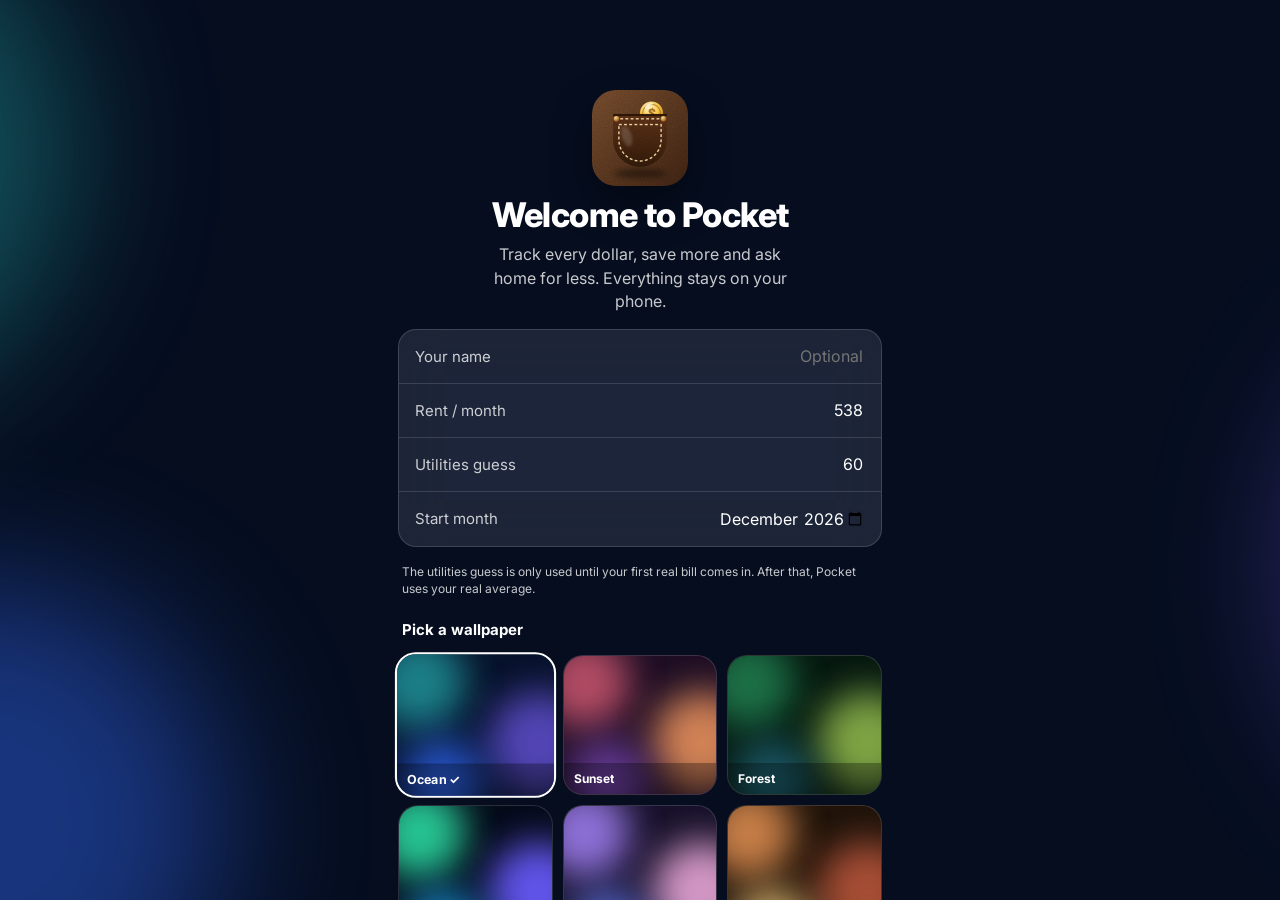
<file: index.html>
<!doctype html>
<html lang="en">
<head>
<meta charset="utf-8">
<meta name="viewport" content="width=device-width, initial-scale=1, viewport-fit=cover, maximum-scale=1">
<title>Pocket</title>
<meta name="description" content="Pocket — your personal money tracker">
<meta name="theme-color" content="#0B0B12">
<meta name="apple-mobile-web-app-capable" content="yes">
<meta name="mobile-web-app-capable" content="yes">
<meta name="apple-mobile-web-app-status-bar-style" content="black-translucent">
<meta name="apple-mobile-web-app-title" content="Pocket">
<link rel="manifest" href="manifest.webmanifest">
<link rel="icon" type="image/png" href="icon-192.png">
<link rel="apple-touch-icon" href="apple-touch-icon.png">
<link rel="preconnect" href="https://fonts.googleapis.com">
<link rel="preconnect" href="https://fonts.gstatic.com" crossorigin>
<link rel="stylesheet" href="https://fonts.googleapis.com/css2?family=Inter:wght@400;500;600;700;800&display=swap">
<link rel="stylesheet" href="style.css">
</head>
<body>
<div id="wall" class="wall" aria-hidden="true">
  <div class="blob b1"></div>
  <div class="blob b2"></div>
  <div class="blob b3"></div>
  <div class="tint"></div>
</div>
<main id="app" class="app"></main>
<nav id="nav" class="nav glass" aria-label="Main"></nav>
<div id="sheet-root"></div>
<div id="toast" class="toast" role="status" aria-live="polite"></div>
<canvas id="confetti" class="confetti" aria-hidden="true"></canvas>
<script src="app.js"></script>
</body>
</html>
</file>
<file: style.css>
:root{
  --text:#FFFFFF;
  --muted:rgba(255,255,255,0.78);
  --faint:rgba(255,255,255,0.55);
  --glass:rgba(255,255,255,0.10);
  --glass-strong:rgba(255,255,255,0.16);
  --line:rgba(255,255,255,0.13);
  --border:rgba(255,255,255,0.15);
  --btn:#FFFFFF;
  --btn-text:#000000;
  --overlay:rgba(0,0,0,0.28);
  --sheet:rgba(18,18,26,0.82);
  --base:#07122B;
  --a:#1E8C93; --b:#5B4BC4; --c:#2A5BD7;
  --safe-b:env(safe-area-inset-bottom,0px);
  --safe-t:env(safe-area-inset-top,0px);
  --gap:0px;
}
x-unused{
}
body.light{
  --text:#14121C;
  --muted:rgba(20,18,28,0.72);
  --faint:rgba(20,18,28,0.5);
  --glass:rgba(255,255,255,0.55);
  --glass-strong:rgba(255,255,255,0.75);
  --line:rgba(20,18,28,0.1);
  --border:rgba(255,255,255,0.7);
  --btn:#14121C;
  --btn-text:#FFFFFF;
  --overlay:rgba(255,255,255,0.55);
  --sheet:rgba(250,248,252,0.9);
}
*{box-sizing:border-box;-webkit-tap-highlight-color:transparent}
html,body{margin:0;height:100%;overflow:hidden}
html,body{height:var(--appH,100vh);height:var(--appH,100dvh)}
body{position:relative}
html{background:var(--base);transition:background-color 1.2s ease}
svg{width:20px;height:20px;flex-shrink:0}
body{font-family:Inter,system-ui,-apple-system,"Segoe UI",Roboto,sans-serif;color:var(--text);background:var(--base);overscroll-behavior:none;transition:color .4s}
button,input,select,textarea{font-family:inherit;color:inherit}
button{cursor:pointer}
a{color:var(--text)}
:focus-visible{outline:2px solid var(--text);outline-offset:2px}

/* ---------- live wallpaper ---------- */
.wall{position:absolute;top:0;left:0;right:0;bottom:0;overflow:hidden;background:var(--base);transition:background-color 1.2s ease;z-index:0}
.blob{position:absolute;border-radius:50%;filter:blur(70px);opacity:.75;transition:background-color 1.2s ease}
.b1{width:120vw;max-width:520px;aspect-ratio:1;left:-35%;top:-12%;background:var(--a);animation:drift1 16s ease-in-out infinite}
.b2{width:130vw;max-width:560px;aspect-ratio:1;right:-45%;top:32%;background:var(--b);animation:drift2 20s ease-in-out infinite}
.b3{width:110vw;max-width:480px;aspect-ratio:1;left:-20%;bottom:-18%;background:var(--c);animation:drift3 24s ease-in-out infinite}
.tint{position:absolute;inset:0;background:var(--overlay);transition:background .8s}
.wall.warm .tint{background:linear-gradient(180deg,rgba(255,120,40,.22),var(--overlay) 70%)}
body.light .wall.warm .tint{background:linear-gradient(180deg,rgba(255,150,80,.35),var(--overlay) 70%)}
.wall.still .blob{animation-play-state:paused}
@keyframes drift1{0%,100%{transform:translate(0,0) scale(1)}50%{transform:translate(22vw,16vh) scale(1.25)}}
@keyframes drift2{0%,100%{transform:translate(0,0) scale(1.1)}50%{transform:translate(-26vw,-8vh) scale(.9)}}
@keyframes drift3{0%,100%{transform:translate(0,0) scale(1)}50%{transform:translate(14vw,-18vh) scale(1.3)}}
@media (prefers-reduced-motion:reduce){.blob{animation:none}}

/* ---------- layout ---------- */
.app{position:absolute;inset:0;z-index:1;overflow-y:auto;overflow-x:hidden;-webkit-overflow-scrolling:touch;overscroll-behavior:contain;padding:calc(18px + var(--safe-t)) max(18px,calc(50% - 242px)) calc(120px + var(--safe-b));display:flex;flex-direction:column;gap:14px}
.glass{background:var(--glass);border:1px solid var(--border);-webkit-backdrop-filter:blur(24px) saturate(1.2);backdrop-filter:blur(24px) saturate(1.2)}
.card{border-radius:24px;padding:16px 18px}
.row{display:flex;align-items:center;gap:10px}
.between{display:flex;align-items:center;justify-content:space-between;gap:10px}
.grid2{display:grid;grid-template-columns:repeat(2,minmax(0,1fr));gap:12px}
.col{display:flex;flex-direction:column}
.muted{color:var(--muted)}
.faint{color:var(--faint)}
.small{font-size:12px}
.h-sub{font-size:13px;font-weight:500;color:var(--muted)}
.h-title{font-size:28px;font-weight:800;letter-spacing:-.6px;line-height:1.1;margin:0}
.sec{font-size:15px;font-weight:700;margin:6px 4px 0}
.big{font-size:56px;font-weight:800;letter-spacing:-2px;line-height:1.05}
.mid{font-size:22px;font-weight:800;letter-spacing:-.5px}
.lbl{font-size:12px;font-weight:600;color:var(--muted)}
.bar{height:6px;border-radius:3px;background:var(--line);overflow:hidden}
.bar>i{display:block;height:100%;background:var(--text);border-radius:3px;transition:width .6s cubic-bezier(.2,.8,.2,1)}
.list>.item{display:flex;align-items:center;gap:12px;min-height:56px;border-bottom:1px solid var(--line);background:none;border-left:0;border-right:0;border-top:0;width:100%;text-align:left;padding:6px 0}
.list>.item:last-child{border-bottom:0}
.ic{width:36px;height:36px;border-radius:18px;background:var(--glass-strong);display:flex;align-items:center;justify-content:center;flex-shrink:0}
.ic svg{width:18px;height:18px}
.pill{display:inline-flex;align-items:center;gap:6px;height:30px;padding:0 12px;border-radius:15px;background:var(--glass-strong);font-size:12px;font-weight:700}
.chip{height:44px;padding:0 14px;border-radius:22px;display:inline-flex;align-items:center;gap:8px;font-size:13px;font-weight:600;border:1px solid var(--border);background:var(--glass);-webkit-backdrop-filter:blur(24px);backdrop-filter:blur(24px)}
.chip.on{background:var(--btn);color:var(--btn-text);border-color:var(--btn)}
.iconbtn{width:44px;height:44px;border-radius:22px;display:flex;align-items:center;justify-content:center;border:1px solid var(--border);background:var(--glass);-webkit-backdrop-filter:blur(24px);backdrop-filter:blur(24px);flex-shrink:0}
.iconbtn svg{width:20px;height:20px}
.btn{height:56px;border-radius:28px;border:0;background:var(--btn);color:var(--btn-text);font-size:16px;font-weight:700;width:100%;transition:transform .15s}
.btn:active{transform:scale(.98)}
.btn.ghost{background:var(--glass);color:var(--text);border:1px solid var(--border)}
.btn.small{height:44px;border-radius:22px;font-size:14px;width:auto;padding:0 18px}
.btn.danger{background:#E5484D;color:#fff}
.link{background:none;border:0;padding:8px 0;font-size:14px;font-weight:600;text-decoration:underline;color:var(--text);min-height:44px}
.empty{text-align:center;padding:18px 8px;color:var(--muted);font-size:14px}
.amt{transition:filter .3s}
body.hide .amt{filter:blur(9px)}
.fade-in{animation:fadeIn .35s ease both}
@keyframes fadeIn{from{opacity:0;transform:translateY(8px)}to{opacity:1;transform:none}}
.pop{animation:pop .45s cubic-bezier(.3,1.6,.5,1)}
@keyframes pop{0%{transform:scale(.9)}100%{transform:scale(1)}}

/* ---------- header ---------- */
.header{display:flex;align-items:center;justify-content:space-between;gap:10px}
.header .actions{display:flex;gap:8px}

/* ---------- home ---------- */
.tile{border-radius:22px;padding:13px 15px;display:flex;flex-direction:column;gap:2px;min-height:96px;text-align:left;width:100%;color:var(--text)}
.tile.wide{grid-column:span 2}
.cats{display:flex;justify-content:space-between;gap:4px}
.cat{display:flex;flex-direction:column;align-items:center;gap:5px;width:64px;background:none;border:0;padding:0;color:var(--text)}
.cat .bub{width:54px;height:54px;border-radius:27px;display:flex;align-items:center;justify-content:center}
.cat .bub svg{width:22px;height:22px}
.cat span{font-size:11px;color:var(--muted)}
.cat b{font-size:13px;margin-top:-3px}
.banner{border-radius:20px;padding:12px 14px;display:flex;gap:10px;align-items:center;font-size:13px;line-height:1.4}
.banner svg{width:18px;height:18px;flex-shrink:0}

/* ---------- nav ---------- */
.nav{position:absolute;z-index:5;left:50%;transform:translateX(-50%);bottom:calc(14px + var(--safe-b));width:min(calc(100% - 28px),480px);height:68px;border-radius:34px;display:flex;align-items:center;justify-content:space-around}
.nav button{background:none;border:0;width:52px;height:52px;border-radius:26px;display:flex;flex-direction:column;align-items:center;justify-content:center;gap:2px;color:var(--faint);font-size:10px;font-weight:600}
.nav button svg{width:22px;height:22px}
.nav button.on{color:var(--text)}
.nav .plus{width:56px;height:56px;border-radius:28px;background:var(--btn);color:var(--btn-text);box-shadow:0 0 0 6px var(--glass)}
.nav .plus svg{width:26px;height:26px}
.nav.hidden{display:none}

/* ---------- sheets ---------- */
.sheet-bg{position:absolute;inset:0;bottom:0;z-index:10;background:rgba(0,0,0,.35);animation:fadeBg .25s ease both}
@keyframes fadeBg{from{opacity:0}}
.sheet{position:absolute;z-index:11;left:0;right:0;bottom:0;max-height:94vh;overflow-y:auto;margin:0 auto;max-width:520px;border-radius:28px 28px 0 0;background:var(--sheet);-webkit-backdrop-filter:blur(30px) saturate(1.3);backdrop-filter:blur(30px) saturate(1.3);border:1px solid var(--border);border-bottom:0;padding:10px 18px calc(22px + var(--safe-b));animation:up .35s cubic-bezier(.2,.9,.25,1) both;display:flex;flex-direction:column;gap:16px}
.sheet.full{top:0;max-height:none;border-radius:0;padding-top:calc(16px + var(--safe-t));background:var(--sheet);-webkit-backdrop-filter:blur(40px) saturate(1.3);backdrop-filter:blur(40px) saturate(1.3);border:0;max-width:none;padding-left:max(18px,calc(50vw - 242px));padding-right:max(18px,calc(50vw - 242px))}
@keyframes up{from{transform:translateY(100%)}}
.grab{width:40px;height:5px;border-radius:3px;background:var(--faint);margin:0 auto}
.seg{display:grid;grid-auto-flow:column;grid-auto-columns:1fr;gap:2px;border-radius:16px;padding:3px}
.seg button{height:44px;border:0;border-radius:13px;background:transparent;font-size:14px;font-weight:600;color:var(--text);transition:background .2s,color .2s}
.seg button.on{background:var(--btn);color:var(--btn-text)}
.amount-in{width:1.2ch;min-width:1ch;max-width:85%;border:0;background:transparent;text-align:center;font-size:64px;font-weight:800;letter-spacing:-2px;color:var(--text);outline:none;padding:0}
.amount-in::placeholder{color:var(--faint)}
.catgrid{display:grid;grid-template-columns:repeat(4,minmax(0,1fr));gap:10px}
.cattile{height:76px;border-radius:18px;display:flex;flex-direction:column;align-items:center;justify-content:center;gap:6px;font-size:11px;font-weight:600;border:1px solid var(--border);background:var(--glass);transition:transform .25s cubic-bezier(.3,1.6,.5,1),background .2s,color .2s;color:var(--text);padding:4px}
.cattile svg{width:22px;height:22px}
.cattile.on{background:var(--btn);color:var(--btn-text);transform:scale(1.05)}
.field{border-radius:18px;overflow:hidden}
.field label,.field .frow{display:flex;align-items:center;gap:12px;padding:0 16px;min-height:54px;border-bottom:1px solid var(--line);font-size:15px}
.field>*:last-child{border-bottom:0}
.field .k{color:var(--muted);min-width:64px;white-space:nowrap}
.field input{min-width:0}
.field input,.field select,.field textarea{flex:1;border:0;background:transparent;font-size:16px;outline:none;min-height:44px;text-align:right;color:var(--text)}
.field select option{color:#000}
.field textarea{text-align:left;padding:12px 0;min-height:80px;resize:none}
.switch{width:52px;height:32px;border-radius:16px;background:var(--line);position:relative;border:0;flex-shrink:0;transition:background .25s}
.switch::after{content:"";position:absolute;top:3px;left:3px;width:26px;height:26px;border-radius:13px;background:#fff;transition:left .25s;box-shadow:0 1px 3px rgba(0,0,0,.3)}
.switch.on{background:#34C759}
.switch.on::after{left:23px}

/* ---------- calendar ---------- */
.cal{display:grid;grid-template-columns:repeat(7,minmax(0,1fr));gap:6px}
.cal .dow{font-size:11px;font-weight:700;color:var(--muted);text-align:center}
.cal button{height:40px;border-radius:11px;border:0;font-size:13px;font-weight:700;position:relative;color:var(--text);background:transparent}
.cal button.sel{box-shadow:0 0 0 2px var(--text)}
.cal button.today{outline:2px dashed var(--text);outline-offset:-2px}
.cal .star{position:absolute;top:1px;right:3px;font-size:9px}
.cal button:disabled{color:var(--faint);font-weight:500}

/* ---------- report ---------- */
.cmp .cb1{height:7px}
.cmp .cb2{height:4px;margin-top:4px}
.cmp .cb2>i{opacity:.4}
.bars{display:grid;gap:8px;align-items:end;height:96px}
.bars .bc{display:flex;flex-direction:column;align-items:center;gap:4px;font-size:10px}
.bars .bc i{display:block;width:100%;border-radius:6px;background:var(--text);opacity:.85;min-height:3px}
.bars .bc i.empty{opacity:.18}

/* ---------- recap ---------- */
.story{position:absolute;inset:0;top:0;bottom:0;z-index:12;display:flex;flex-direction:column;padding:calc(14px + var(--safe-t)) max(18px,calc(50vw - 242px)) calc(26px + var(--safe-b));background:var(--sheet);-webkit-backdrop-filter:blur(40px) saturate(1.3);backdrop-filter:blur(40px) saturate(1.3)}
.story .prog{display:flex;gap:4px}
.story .prog i{flex:1;height:3px;border-radius:2px;background:var(--faint)}
.story .prog i.on{background:var(--text)}
.story .slide{flex:1;display:flex;flex-direction:column;justify-content:center;align-items:center;text-align:center;gap:10px}
.story .huge{font-size:88px;font-weight:800;letter-spacing:-4px;line-height:1}

/* ---------- pin ---------- */
.pin{position:absolute;inset:0;top:0;bottom:0;z-index:20;display:flex;flex-direction:column;align-items:center;justify-content:center;gap:26px;padding:24px}
.pin .dots{display:flex;gap:16px}
.pin .dots i{width:14px;height:14px;border-radius:7px;border:2px solid var(--text)}
.pin .dots i.f{background:var(--text)}
.pin .pad{display:grid;grid-template-columns:repeat(3,76px);gap:16px}
.pin .pad button{width:76px;height:76px;border-radius:38px;font-size:28px;font-weight:600}
.shake{animation:shake .4s}
@keyframes shake{20%,60%{transform:translateX(-10px)}40%,80%{transform:translateX(10px)}}

/* ---------- wallpaper picker ---------- */
.walls{display:grid;grid-template-columns:repeat(3,minmax(0,1fr));gap:10px}
.wt{position:relative;overflow:hidden;height:140px;border-radius:20px;border:1px solid var(--border);padding:0;transition:transform .25s cubic-bezier(.3,1.6,.5,1)}
.wt.on{border:2.5px solid #fff;transform:scale(1.04)}
.wt .mb{position:absolute;border-radius:50%;filter:blur(18px);opacity:.9}
.wt .nm{position:absolute;left:0;right:0;bottom:0;padding:8px 10px;background:rgba(0,0,0,.3);color:#fff;font-size:12px;font-weight:700;text-align:left}

/* ---------- misc ---------- */
.toast{position:absolute;z-index:30;left:50%;bottom:calc(96px + var(--safe-b));transform:translate(-50%,30px);opacity:0;pointer-events:none;max-width:min(88vw,420px);padding:11px 18px;border-radius:18px;background:var(--glass-strong);color:var(--text);border:1px solid var(--border);-webkit-backdrop-filter:blur(24px) saturate(1.3);backdrop-filter:blur(24px) saturate(1.3);font-size:14px;font-weight:600;transition:transform .35s cubic-bezier(.2,.9,.25,1),opacity .35s;box-shadow:0 10px 30px rgba(0,0,0,.25);text-align:center}
.toast.show{transform:translate(-50%,0);opacity:1}
body:has(#sheet-root .sheet,#sheet-root .story,#sheet-root .pin) .toast{bottom:calc(24px + var(--safe-b))}
.confetti{position:absolute;inset:0;z-index:40;pointer-events:none;width:100%;height:100%}
.badges{display:grid;grid-template-columns:repeat(4,minmax(0,1fr));gap:12px}
.badge{display:flex;flex-direction:column;align-items:center;gap:6px;text-align:center;font-size:11px}
.badge .bi{width:54px;height:54px;border-radius:27px;display:flex;align-items:center;justify-content:center;background:var(--btn);color:var(--btn-text)}
.badge .bi svg{width:24px;height:24px}
.badge.off .bi{background:transparent;color:var(--faint);border:1.5px dashed var(--faint)}
.badge.off{color:var(--faint)}
.msg{background:var(--glass-strong);border-radius:18px 18px 18px 4px;padding:12px 14px;font-size:14px;line-height:1.45}
.tilerow{display:flex;align-items:center;gap:8px;min-height:52px;border-bottom:1px solid var(--line)}
.tilerow:last-child{border-bottom:0}
.tilerow .mv{width:40px;height:40px;border-radius:20px;border:0;background:var(--glass-strong);display:flex;align-items:center;justify-content:center}
.tilerow .mv svg{width:16px;height:16px}
</file>
